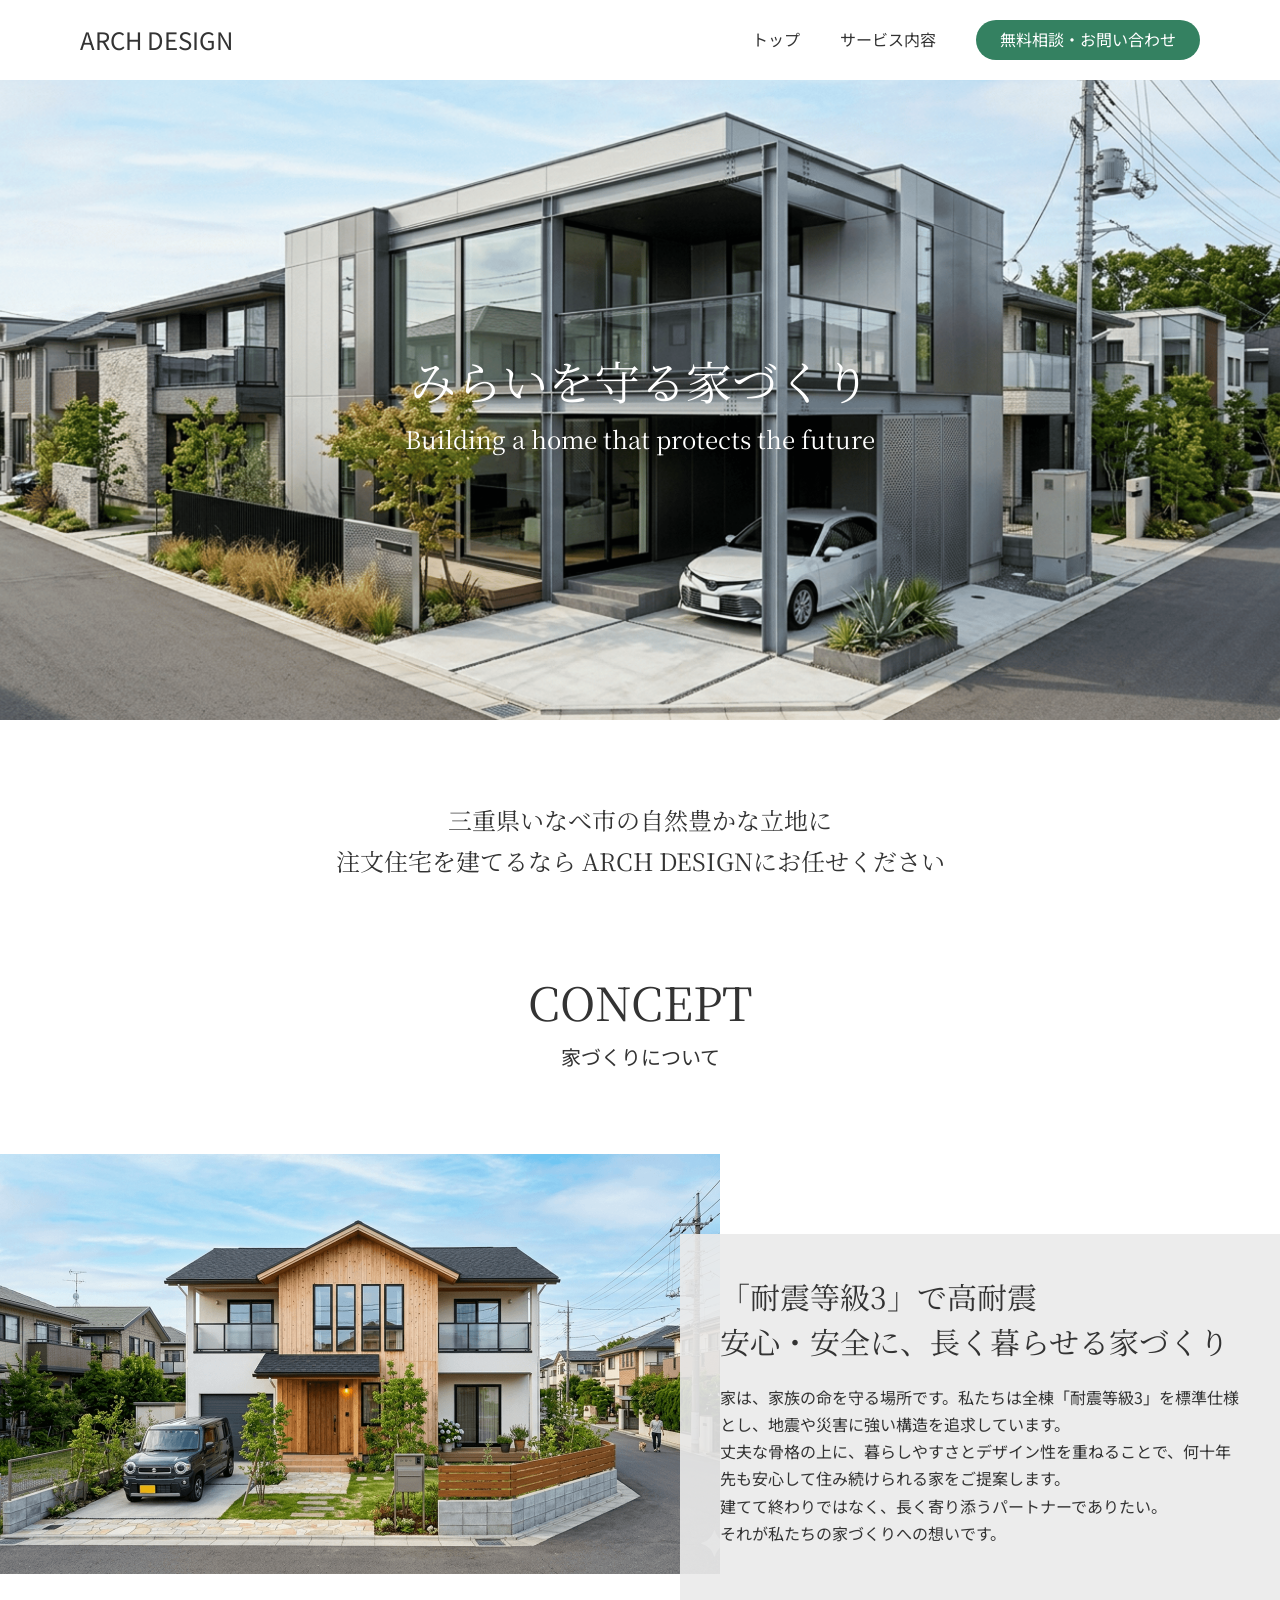
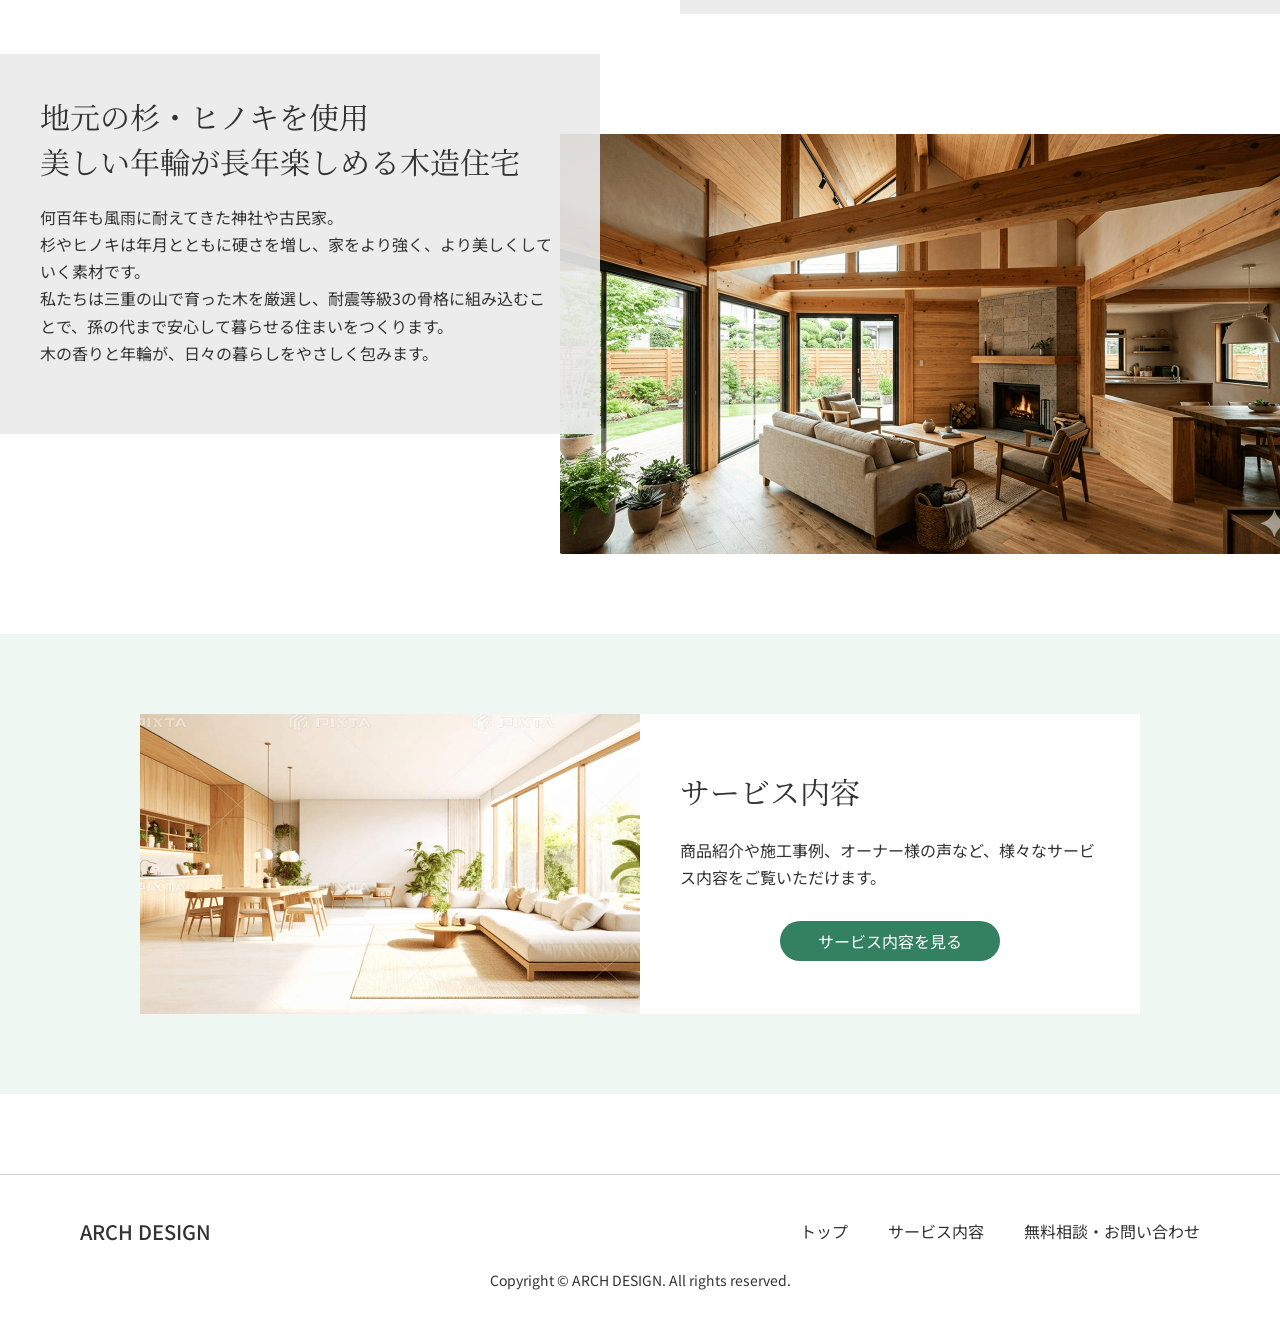
<file: index.html>
<!DOCTYPE html>
<html lang="ja">
<head>
  <meta charset="UTF-8">
  <meta name="viewport" content="width=device-width, initial-scale=1.0">
  <title>ARCH DESIGN</title>
  <meta name="description" content="ARCH DESIGN 三重県いなべ市の自然豊かな立地に注文住宅を建てるならARCH DESIGNにお任せください">

  <!-- ファビコン -->
  <link rel="icon" href="image/favicon.ico">
  <link rel="apple-touch-icon" href="image/apple-touch-icon.png">

  <!-- Google Fonts -->
  <link rel="preconnect" href="https://fonts.googleapis.com">
  <link rel="preconnect" href="https://fonts.gstatic.com" crossorigin>
  <link href="https://fonts.googleapis.com/css2?family=Noto+Sans+JP:wght@100..900&family=Noto+Serif+JP:wght@200..900&display=swap" rel="stylesheet">

  <!-- Swiper CSS -->
  <link rel="stylesheet" href="https://cdn.jsdelivr.net/npm/swiper@11/swiper-bundle.min.css">

  <!-- リセットCSS・スタイルCSS -->
  <link rel="stylesheet" href="css/reset.css">
  <link rel="stylesheet" href="css/style.css">
</head>
<body>
  <header class="header">
    <div class="header__inner">
      <!-- ロゴ -->
      <h1 class="header__logo">
        <a href="index.html">ARCH DESIGN</a>
      </h1>
      <!-- ナビゲーション -->
      <nav class="nav">
        <ul class="header__list">
          <li class="header__item">
            <a href="index.html">トップ</a>
          </li>
          <li class="header__item">
            <a href="service.html">サービス内容</a>
          </li>
          <li class="header__item header__item--cta">
            <a href="inquiry.html">無料相談・お問い合わせ</a>
          </li>
        </ul>
      </nav>
  <!-- ハンバーガーボタン（SP用） -->
      <button class="burger" aria-label="メニューを開閉する" aria-expanded="false">
        <span></span>
        <span></span>
        <span></span>
      </button>
    </div>
  </header>

  <!-- メインビジュアル -->
  <section class="mv">
    <div class="swiper mv__slider">
      <div class="swiper-wrapper">
        <div class="swiper-slide">
          <img src="image/kv_top_1.png" alt="みらいを守る家づくり1">
        </div>
        <div class="swiper-slide">
          <img src="image/kv_top_2.png" alt="みらいを守る家づくり2">
        </div>
        <div class="swiper-slide">
          <img src="image/kv_top_3.png" alt="みらいを守る家づくり3">
        </div>
      </div>
    </div>
    <div class="mv__content">
      <h2 class="mv__title">みらいを守る家づくり</h2>
      <p class="mv__subtitle">Building a home that protects the future</p>
    </div>
  </section>

<!-- コンセプト ここから -->
  <section class="concept">

    <div class="inner">

      <!-- 導入テキスト -->
      <p class="concept__intro">
        三重県いなべ市の自然豊かな立地に<br>
        注文住宅を建てるなら<span class="sp-br"><br></span>
        ARCH DESIGNにお任せください
      </p>

      <!-- タイトル -->
      <div class="section-title">
        <h2>CONCEPT</h2>
        <p>家づくりについて</p>
      </div>

    </div>


      <!-- コンセプトレイアウト -->
    <div class="concept__container">

      <!-- コンセプト1 -->
      <div class="concept__item">

        <div class="concept__img">
          <img src="image/concept_1.png" alt="コンセプト1">
        </div>

        <div class="concept__text">
          <h3 class="concept__heading">
            「耐震等級3」で高耐震<br>
            安心・安全に、長く暮らせる家づくり
          </h3>

          <p>
            家は、家族の命を守る場所です。私たちは全棟「耐震等級3」を標準仕様とし、地震や災害に強い構造を追求しています。<br>
            丈夫な骨格の上に、暮らしやすさとデザイン性を重ねることで、何十年先も安心して住み続けられる家をご提案します。<br>
            建てて終わりではなく、長く寄り添うパートナーでありたい。<br>
            それが私たちの家づくりへの想いです。
          </p>
        </div>

      </div>


      <!-- コンセプト2 -->
      <div class="concept__item concept__item--reverse">

        <div class="concept__img">
          <img src="image/concept_2.png" alt="コンセプト2">
        </div>

        <div class="concept__text">
          <h3 class="concept__heading">
            地元の杉・ヒノキを使用<br>
            美しい年輪が長年楽しめる木造住宅
          </h3>

          <p>
            何百年も風雨に耐えてきた神社や古民家。<br>
            杉やヒノキは年月とともに硬さを増し、家をより強く、より美しくしていく素材です。<br>
            私たちは三重の山で育った木を厳選し、耐震等級3の骨格に組み込むことで、孫の代まで安心して暮らせる住まいをつくります。<br>
            木の香りと年輪が、日々の暮らしをやさしく包みます。
          </p>
        </div>

      </div>

    </div>

  </section>

  <!-- サービス誘導 -->
<section class="service-cta">

  <div class="service-cta__inner">

    <div class="service-cta__img">
      <img src="image/service_in.png" alt="サービス内容">
    </div>

    <div class="service-cta__content">

      <h2 class="service-cta__title">サービス内容</h2>

      <p class="service-cta__text">
        商品紹介や施工事例、オーナー様の声など、様々なサービス内容をご覧いただけます。
      </p>

      <a href="service.html" class="service-cta__button">
        サービス内容を見る
      </a>

    </div>

  </div>

</section>

<!-- フッター -->
<footer class="footer">

  <div class="footer__inner">

    <div class="footer__top">

      <div class="footer__logo">
        ARCH DESIGN
      </div>

      <nav class="footer__nav">
        <ul class="footer__list">
          <li><a href="index.html">トップ</a></li>
          <li><a href="service.html">サービス内容</a></li>
          <li><a href="inquiry.html">無料相談・お問い合わせ</a></li>
        </ul>
      </nav>

    </div>

    <p class="footer__copy">
      Copyright © ARCH DESIGN. All rights reserved.
    </p>

  </div>

</footer>



  <!-- Swiper JS -->
  <script src="https://cdn.jsdelivr.net/npm/swiper@11/swiper-bundle.min.js"></script>

  <!-- 自分のJS（一番最後に読み込む） -->
  <script src="js/main.js"></script>
</body>
</html>
</file>
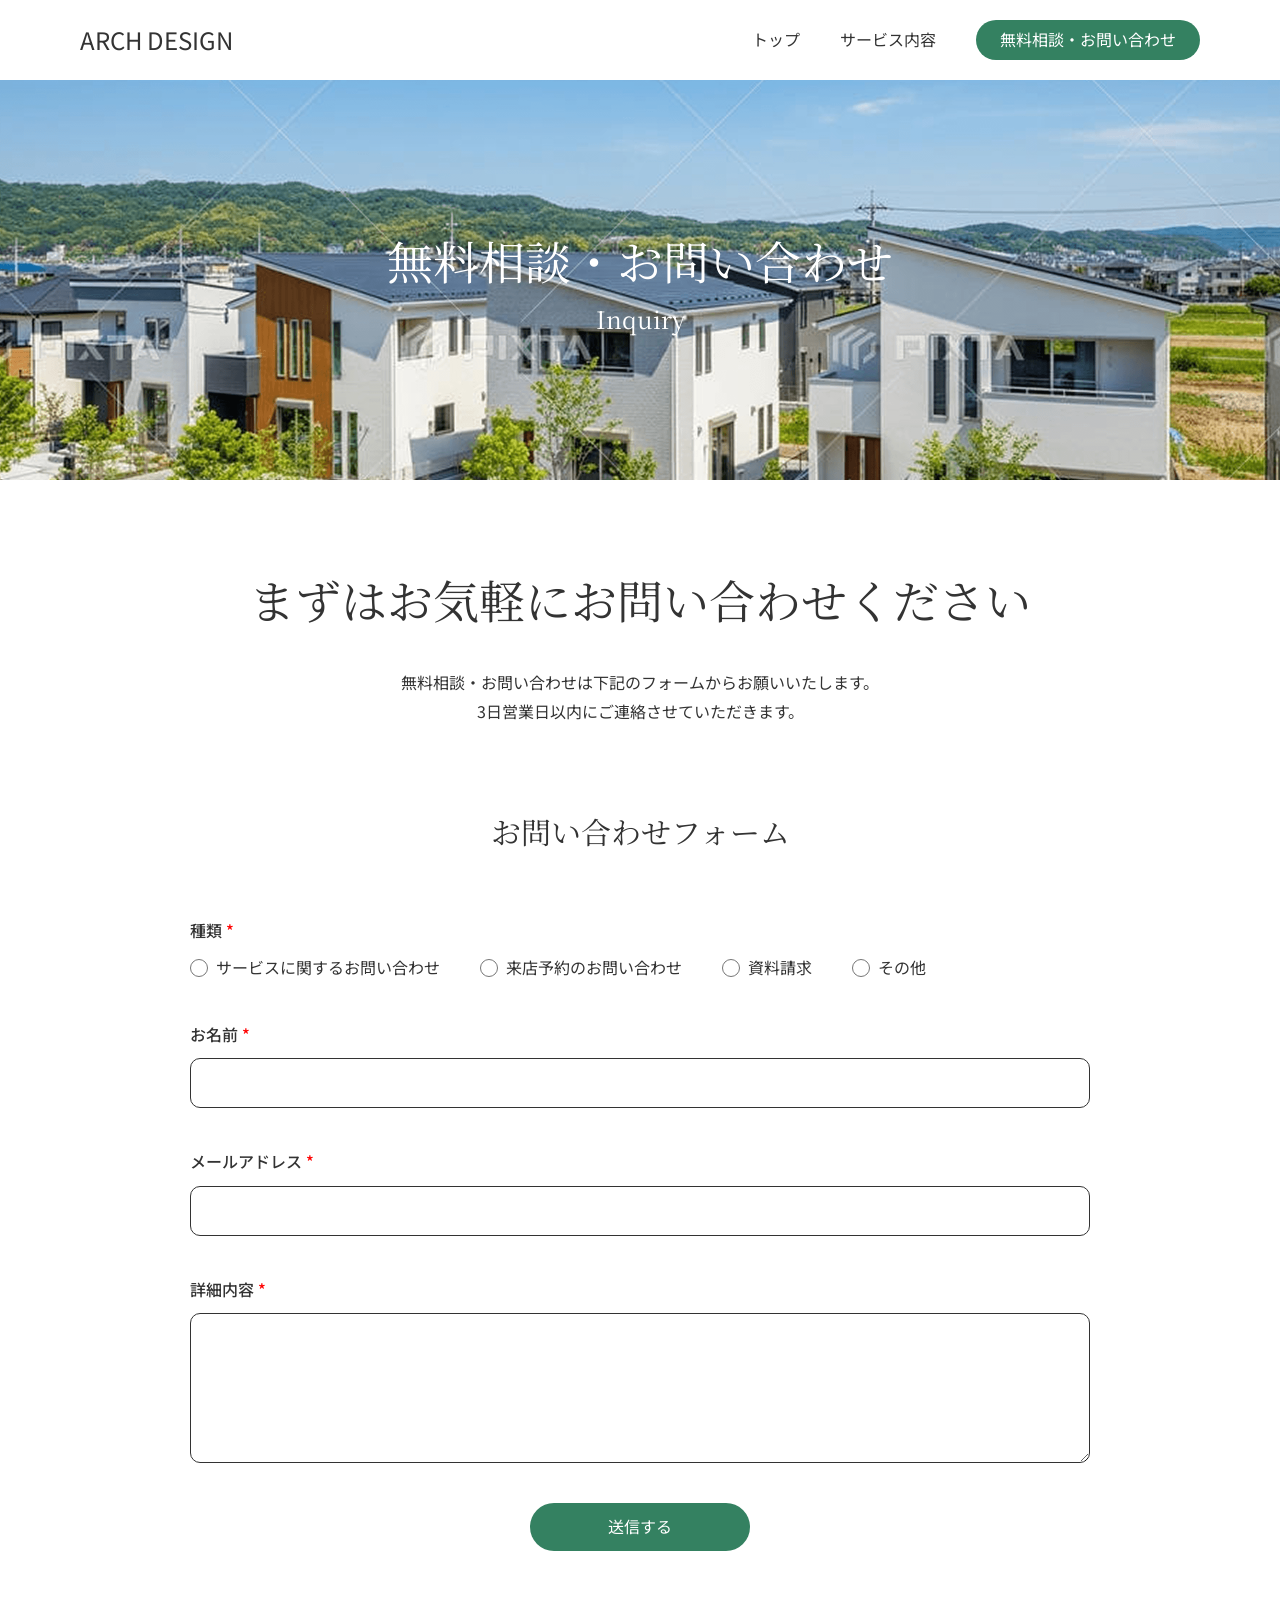
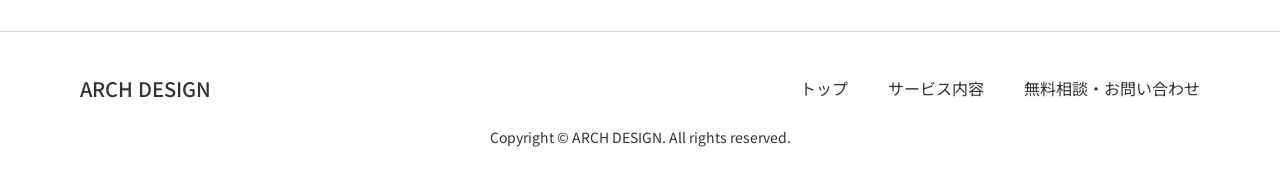
<file: inquiry.html>
<!DOCTYPE html>
<html lang="ja">
<head>
  <meta charset="UTF-8">
  <meta name="viewport" content="width=device-width, initial-scale=1.0">
  <title>ARCH DESIGN</title>
  <meta name="description" content="ARCH DESIGN 三重県いなべ市の自然豊かな立地に注文住宅を建てるならARCH DESIGNにお任せください">

  <!-- ファビコン -->
  <link rel="icon" href="image/favicon.ico">
  <link rel="apple-touch-icon" href="image/apple-touch-icon.png">

  <!-- Google Fonts -->
  <link rel="preconnect" href="https://fonts.googleapis.com">
  <link rel="preconnect" href="https://fonts.gstatic.com" crossorigin>
  <link href="https://fonts.googleapis.com/css2?family=Noto+Sans+JP:wght@100..900&family=Noto+Serif+JP:wght@200..900&display=swap" rel="stylesheet">

  <!-- Swiper CSS -->
  <link rel="stylesheet" href="https://cdn.jsdelivr.net/npm/swiper@11/swiper-bundle.min.css">

  <!-- リセットCSS・スタイルCSS -->
  <link rel="stylesheet" href="css/reset.css">
  <link rel="stylesheet" href="css/style.css">
</head>
<body>
  <header class="header">
    <div class="header__inner">
      <!-- ロゴ -->
      <div class="header__logo">
        <a href="index.html">ARCH DESIGN</a>
      </div>
      <!-- ナビゲーション -->
      <nav class="nav">
        <ul class="header__list">
          <li class="header__item">
            <a href="index.html">トップ</a>
          </li>
          <li class="header__item">
            <a href="service.html">サービス内容</a>
          </li>
          <li class="header__item header__item--cta">
            <a href="inquiry.html">無料相談・お問い合わせ</a>
          </li>
        </ul>
      </nav>
  <!-- ハンバーガーボタン（SP用） -->
      <button class="burger" aria-label="メニューを開閉する" aria-expanded="false">
        <span></span>
        <span></span>
        <span></span>
      </button>
    </div>
  </header>

  <!-- お問い合わせ　ここから -->
  <main class="inquiry">

  <!-- メインビジュアル -->
  <section class="inquiry-mv">
    <img src="image/kv_inquiry.png" alt="無料相談・お問い合わせ">
    <div class="inquiry-mv__content">
      <h1 class="inquiry-mv__title">無料相談・お問い合わせ</h1>
      <p class="inquiry-mv__subtitle">Inquiry</p>
    </div>
  </section>


  <!-- 導入 -->
  <section class="inquiry-intro">
    <div class="inner">

      <h2 class="inquiry-intro__title">
        まずはお気軽に<br class="sp-br">お問い合わせください
      </h2>

      <p class="inquiry-intro__text">
        無料相談・お問い合わせは下記のフォームから<br class="sp-br">お願いいたします。<br>
        3日営業日以内にご連絡させていただきます。
      </p>

    </div>
  </section>


  <!-- フォーム -->
  <section class="contact-form">

    <div class="inner">

      <h2 class="contact-form__title">
        お問い合わせフォーム
      </h2>


      <form class="contact-form__form">

  <!-- 種類 -->
  <div class="contact-form__group">

    <label class="contact-form__label">
      種類<span class="required">*</span>
    </label>

    <div class="contact-form__radio">

      <label>
        <input type="radio" name="type" value="service" required>
        サービスに関するお問い合わせ
      </label>

      <label>
        <input type="radio" name="type" value="visit">
        来店予約のお問い合わせ
      </label>

      <label>
        <input type="radio" name="type" value="document">
        資料請求
      </label>

      <label>
        <input type="radio" name="type" value="other">
        その他
      </label>

    </div>

  </div>


  <!-- 名前 -->
  <div class="contact-form__group">

    <label class="contact-form__label">
      お名前<span class="required">*</span>
    </label>

    <input type="text" name="name" class="contact-form__input" required>

  </div>


  <!-- メール -->
  <div class="contact-form__group">

    <label class="contact-form__label">
      メールアドレス<span class="required">*</span>
    </label>

    <input type="email" name="email" class="contact-form__input" required>

  </div>


  <!-- 内容 -->
  <div class="contact-form__group">

    <label class="contact-form__label">
      詳細内容<span class="required">*</span>
    </label>

    <textarea name="message" class="contact-form__textarea" required></textarea>

  </div>


  <!-- 送信ボタン -->
  <div class="contact-form__submit-wrapper">

    <button type="submit" class="contact-form__submit">
      送信する
    </button>

  </div>

</form>
    </div>

  </section>

</main>

<!-- フッター -->
<footer class="footer">

  <div class="footer__inner">

    <div class="footer__top">

      <div class="footer__logo">
        ARCH DESIGN
      </div>

      <nav class="footer__nav">
        <ul class="footer__list">
          <li><a href="index.html">トップ</a></li>
          <li><a href="service.html">サービス内容</a></li>
          <li><a href="inquiry.html">無料相談・お問い合わせ</a></li>
        </ul>
      </nav>

    </div>

    <p class="footer__copy">
      Copyright © ARCH DESIGN. All rights reserved.
    </p>

  </div>

</footer>



  <!-- Swiper JS -->
  <script src="https://cdn.jsdelivr.net/npm/swiper@11/swiper-bundle.min.js"></script>

  <!-- 自分のJS（一番最後に読み込む） -->
  <script src="js/main.js"></script>
</body>
</html>
</file>
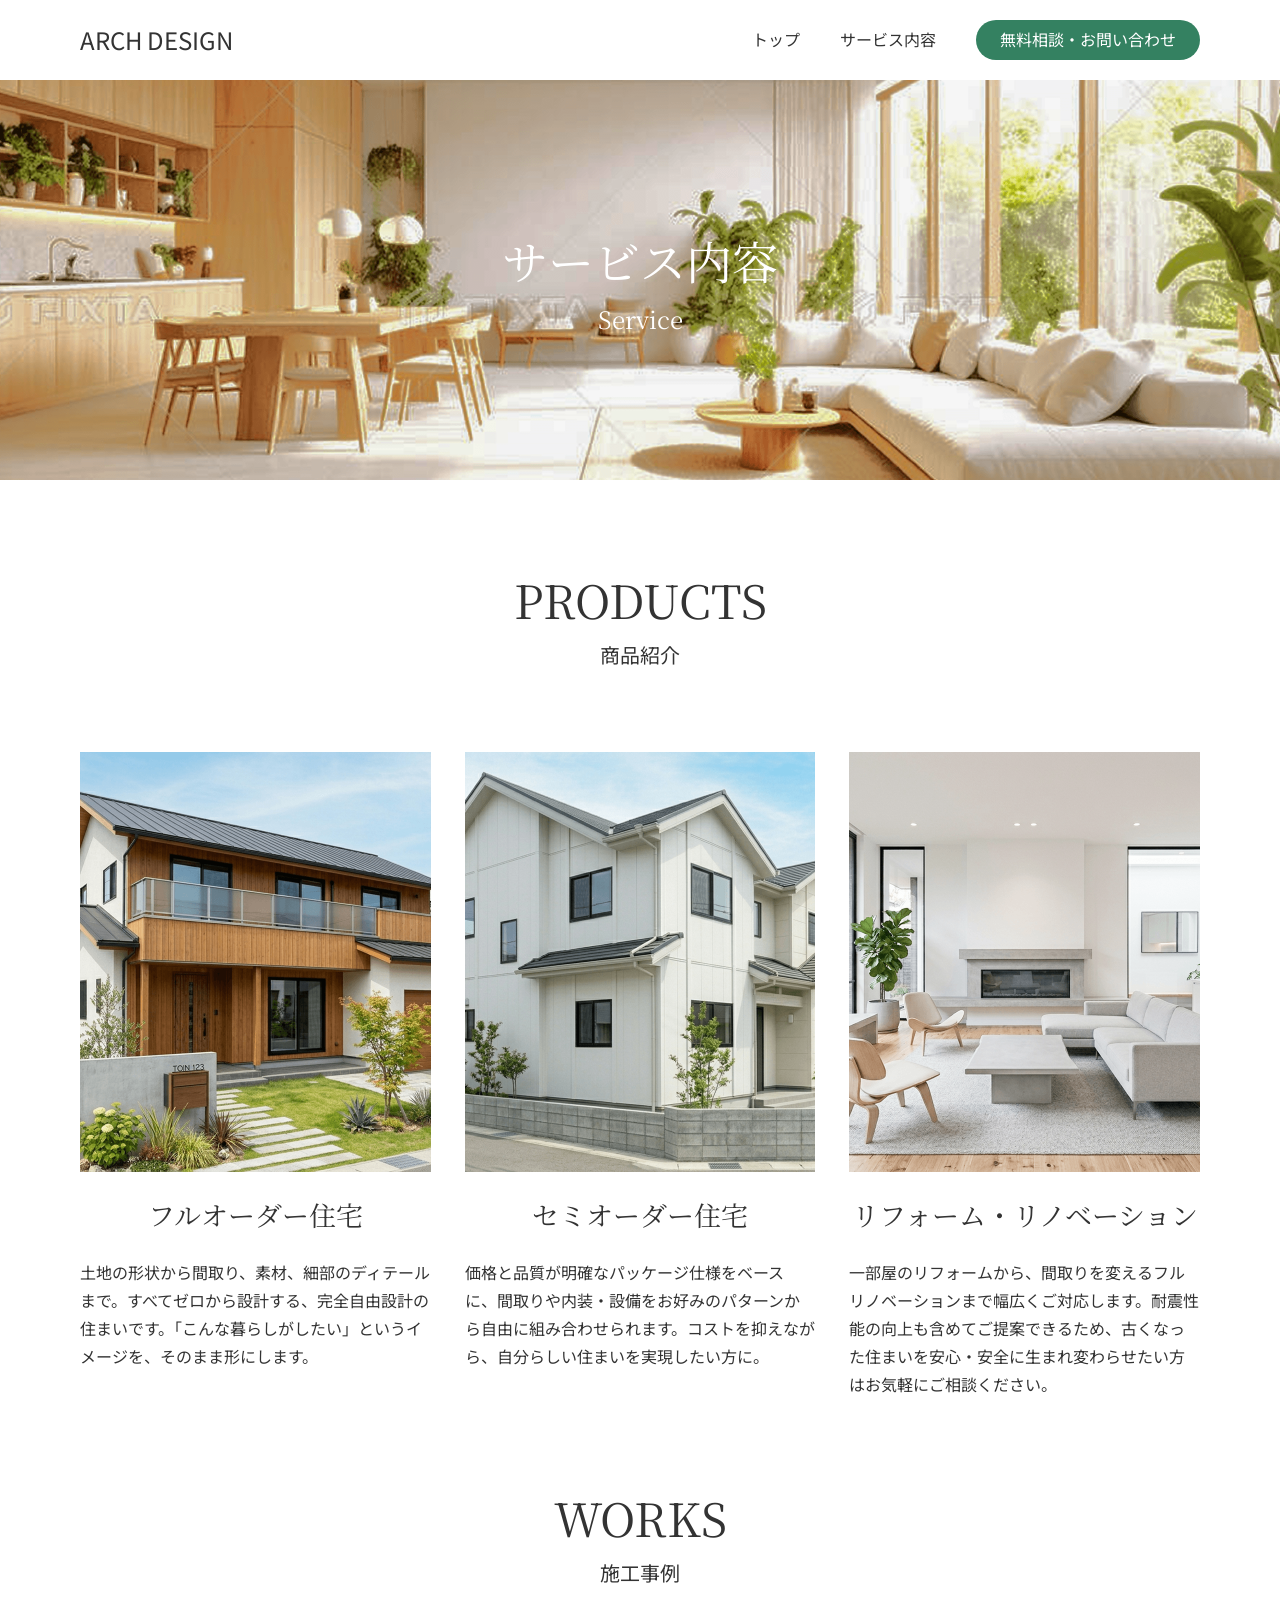
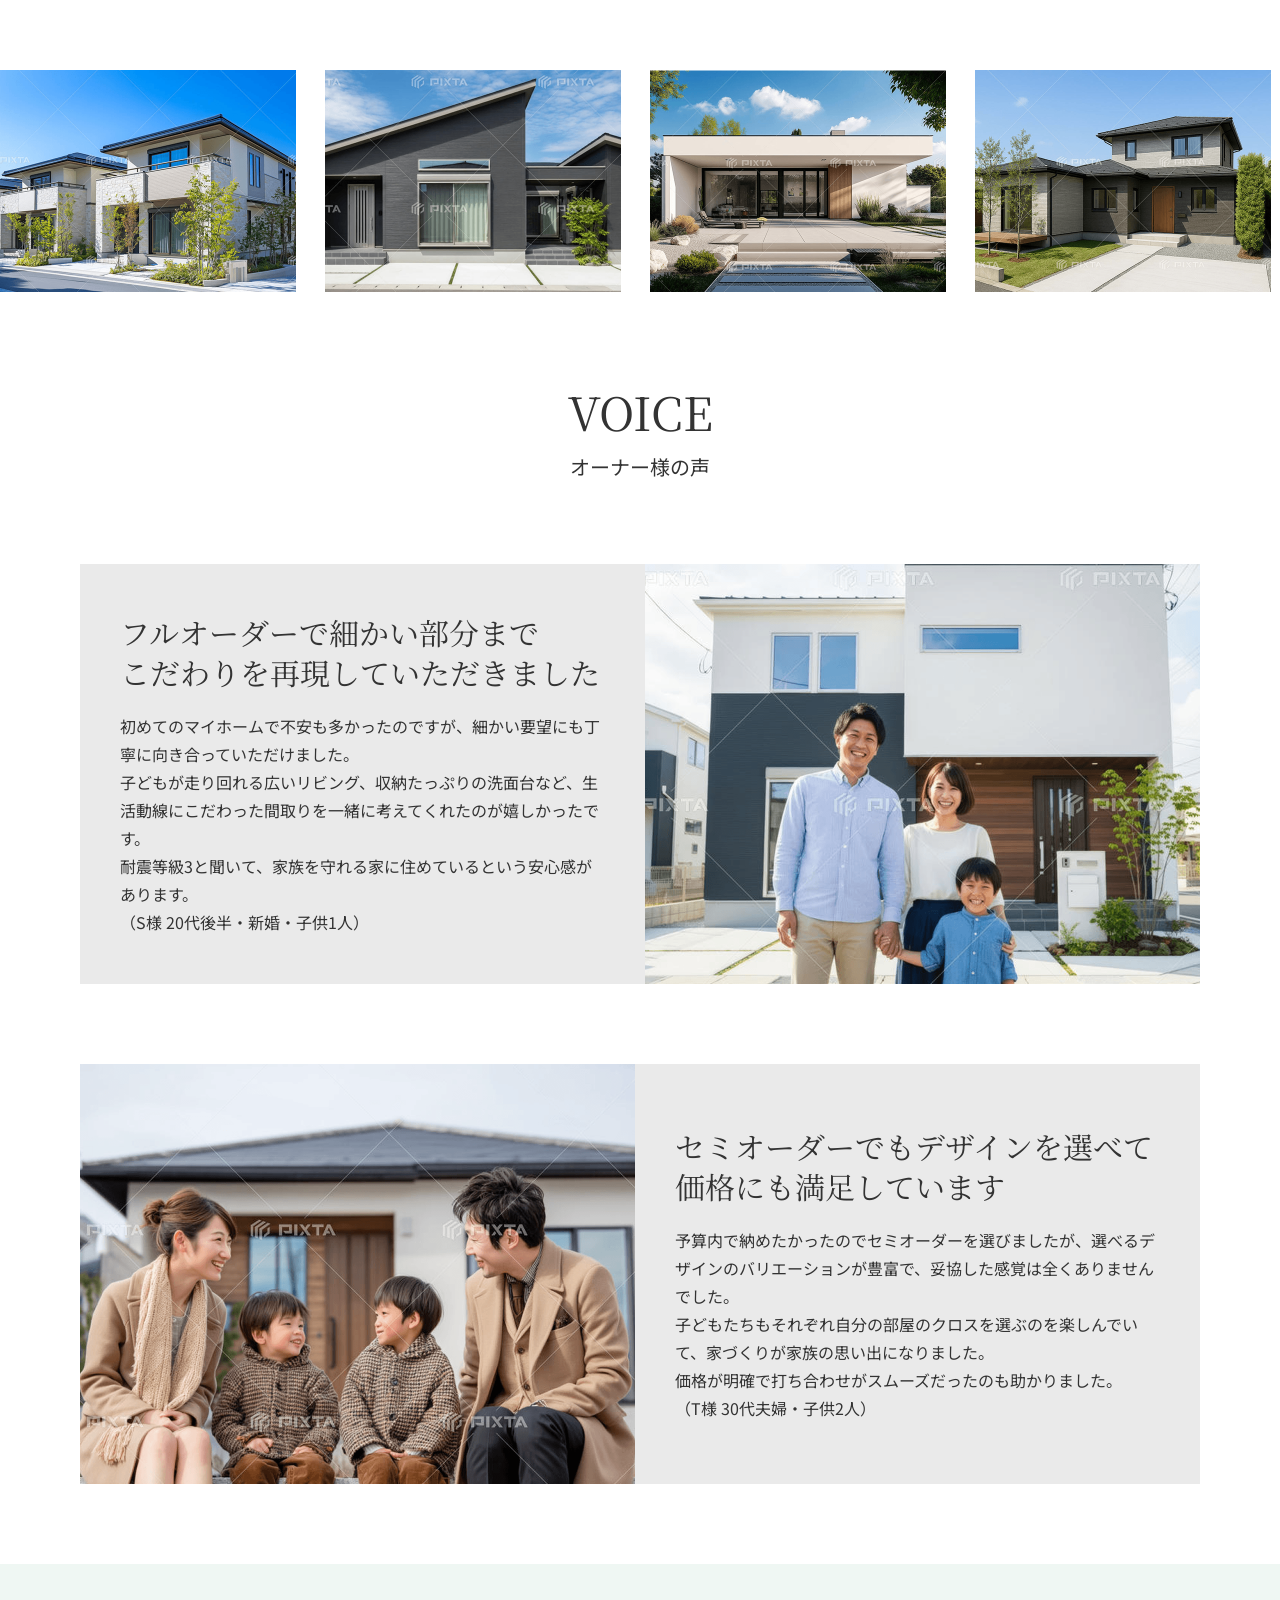
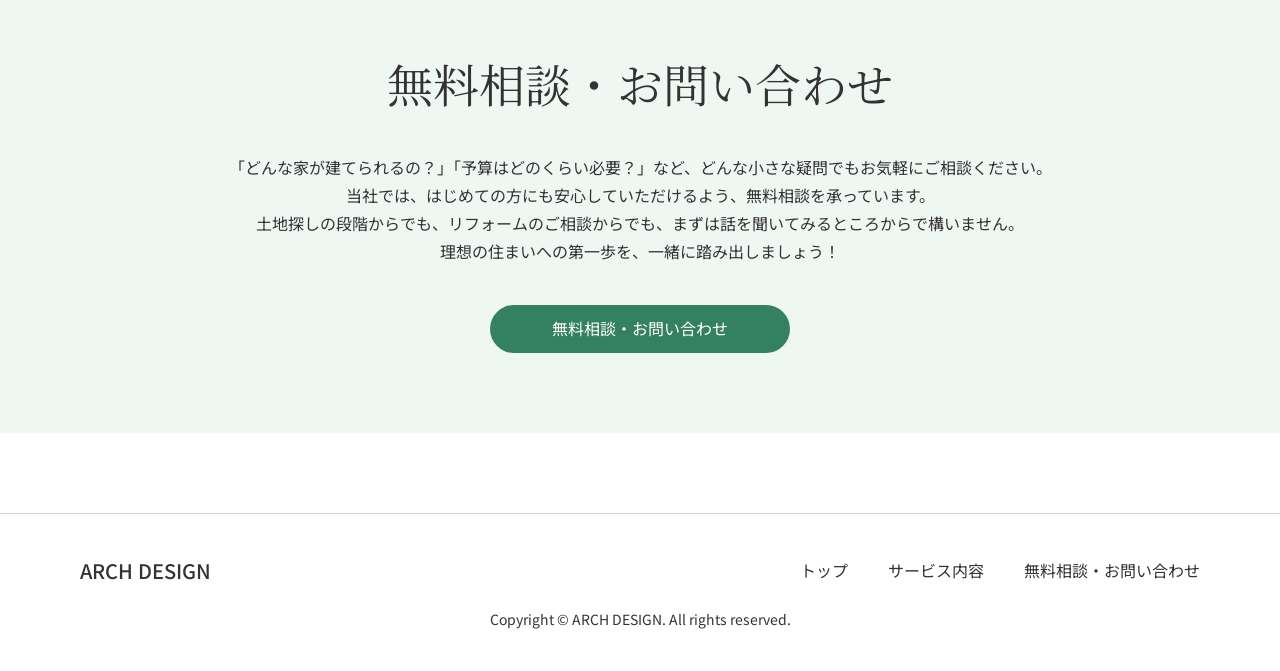
<file: service.html>
<!DOCTYPE html>
<html lang="ja">
<head>
  <meta charset="UTF-8">
  <meta name="viewport" content="width=device-width, initial-scale=1.0">
  <title>ARCH DESIGN</title>
  <meta name="description" content="ARCH DESIGN 三重県いなべ市の自然豊かな立地に注文住宅を建てるならARCH DESIGNにお任せください">

  <!-- ファビコン -->
  <link rel="icon" href="image/favicon.ico">
  <link rel="apple-touch-icon" href="image/apple-touch-icon.png">

  <!-- Google Fonts -->
  <link rel="preconnect" href="https://fonts.googleapis.com">
  <link rel="preconnect" href="https://fonts.gstatic.com" crossorigin>
  <link href="https://fonts.googleapis.com/css2?family=Noto+Sans+JP:wght@100..900&family=Noto+Serif+JP:wght@200..900&display=swap" rel="stylesheet">

  <!-- Swiper CSS -->
  <link rel="stylesheet" href="https://cdn.jsdelivr.net/npm/swiper@11/swiper-bundle.min.css">

  <!-- リセットCSS・スタイルCSS -->
  <link rel="stylesheet" href="css/reset.css">
  <link rel="stylesheet" href="css/style.css">
</head>
<body>
  <header class="header">
    <div class="header__inner">
      <!-- ロゴ -->
      <div class="header__logo">
        <a href="index.html">ARCH DESIGN</a>
      </div>
      <!-- ナビゲーション -->
      <nav class="nav">
        <ul class="header__list">
          <li class="header__item">
            <a href="index.html">トップ</a>
          </li>
          <li class="header__item">
            <a href="service.html">サービス内容</a>
          </li>
          <li class="header__item header__item--cta">
            <a href="inquiry.html">無料相談・お問い合わせ</a>
          </li>
        </ul>
      </nav>
  <!-- ハンバーガーボタン（SP用） -->
      <button class="burger" aria-label="メニューを開閉する" aria-expanded="false">
        <span></span>
        <span></span>
        <span></span>
      </button>
    </div>
  </header>

  <!-- お問い合わせ　ここから -->
  <main class="service">

  <!-- メインビジュアル -->
  <section class="service-mv">
    <img src="image/kv_service.png" alt="サービス内容">
    <div class="service-mv__content">
      <h1 class="service-mv__title">サービス内容</h1>
      <p class="service-mv__subtitle">Service</p>
    </div>
  </section>


  <!-- PRODUCTS 商品紹介-->
  <section class="products">
    <div class="inner">

      <div class="section-title">
        <h2>PRODUCTS</h2>
        <p>商品紹介</p>
      </div>

      <div class="products__list">

        <div class="products__item">
          <img src="image/products_1.png" alt="">
          <h3 class="products__title">フルオーダー住宅</h3>
          <p class="products__text">
            土地の形状から間取り、素材、細部のディテールまで。すべてゼロから設計する、完全自由設計の住まいです。「こんな暮らしがしたい」というイメージを、そのまま形にします。
          </p>
        </div>

        <div class="products__item">
          <img src="image/products_2.png" alt="">
          <h3 class="products__title">セミオーダー住宅</h3>
          <p class="products__text">
            価格と品質が明確なパッケージ仕様をベースに、間取りや内装・設備をお好みのパターンから自由に組み合わせられます。コストを抑えながら、自分らしい住まいを実現したい方に。
          </p>
        </div>

        <div class="products__item">
          <img src="image/products_3.png" alt="">
          <h3 class="products__title">リフォーム・リノベーション</h3>
          <p class="products__text">
            一部屋のリフォームから、間取りを変えるフルリノベーションまで幅広くご対応します。耐震性能の向上も含めてご提案できるため、古くなった住まいを安心・安全に生まれ変わらせたい方はお気軽にご相談ください。
          </p>
        </div>

      </div>

    </div>
  </section>


  <!-- WORKS 施工事例-->
  <section class="works">

    <div class="section-title">
      <h2>WORKS</h2>
      <p>施工事例</p>
    </div>

    <div class="works-slider swiper">

      <div class="swiper-wrapper">

        <div class="swiper-slide"><img src="image/works_1.png" alt=""></div>
        <div class="swiper-slide"><img src="image/works_2.png" alt=""></div>
        <div class="swiper-slide"><img src="image/works_3.png" alt=""></div>
        <div class="swiper-slide"><img src="image/works_4.png" alt=""></div>

        <div class="swiper-slide"><img src="image/works_5.png" alt=""></div>
        <div class="swiper-slide"><img src="image/works_6.png" alt=""></div>
        <div class="swiper-slide"><img src="image/works_7.png" alt=""></div>
        <div class="swiper-slide"><img src="image/works_8.png" alt=""></div>

      </div>

    </div>

  </section>


  <!-- VOICE オーナー様の声-->
<section class="voice">

  <div class="section-title">
    <h2>VOICE</h2>
    <p>オーナー様の声</p>
  </div>

  <div class="voice__container">

    <div class="voice__item">

      <div class="voice__text">
        <h3 class="voice__title">
          フルオーダーで細かい部分まで<br class="pc-br">
          こだわりを再現していただきました
        </h3>

        <p>
          初めてのマイホームで不安も多かったのですが、細かい要望にも丁寧に向き合っていただけました。<br>子どもが走り回れる広いリビング、収納たっぷりの洗面台など、生活動線にこだわった間取りを一緒に考えてくれたのが嬉しかったです。<br>耐震等級3と聞いて、家族を守れる家に住めているという安心感があります。<br>（S様 20代後半・新婚・子供1人）
        </p>
      </div>

      <div class="voice__img">
  <picture>
    <source srcset="image/voice_1_sp.png" media="(max-width:768px)">
    <img src="image/voice_1.png" alt="">
  </picture>
</div>

    </div>


    <div class="voice__item voice__item--reverse">

      <div class="voice__text">
        <h3 class="voice__title">
          セミオーダーでもデザインを選べて<br class="pc-br">
          価格にも満足しています
        </h3>

        <p>
          予算内で納めたかったのでセミオーダーを選びましたが、選べるデザインのバリエーションが豊富で、妥協した感覚は全くありませんでした。<br>子どもたちもそれぞれ自分の部屋のクロスを選ぶのを楽しんでいて、家づくりが家族の思い出になりました。<br>価格が明確で打ち合わせがスムーズだったのも助かりました。<br>（T様 30代夫婦・子供2人）
        </p>
      </div>

      <div class="voice__img">
        <picture>
    <source srcset="image/voice_2_sp.png" media="(max-width:768px)">
    <img src="image/voice_2.png" alt="">
  </picture>

    </div>

  </div>

</section>


  <!-- CTA（誘導部分） -->
<section class="contact-cta">

  <div class="contact-cta__inner">

    <h2 class="contact-cta__title">
      無料相談・お問い合わせ
    </h2>

    <p class="contact-cta__text">
      「どんな家が建てられるの？」「予算はどのくらい必要？」など、どんな小さな疑問でもお気軽にご相談ください。
      当社では、はじめての方にも安心していただけるよう、無料相談を承っています。<br>
      土地探しの段階からでも、リフォームのご相談からでも、まずは話を聞いてみるところからで構いません。<br>
      理想の住まいへの第一歩を、一緒に踏み出しましょう！
    </p>

    <a href="inquiry.html" class="contact-cta__button">
      無料相談・お問い合わせ
    </a>

  </div>

</section>


</main>

<!-- フッター -->
<footer class="footer">

  <div class="footer__inner">

    <div class="footer__top">

      <div class="footer__logo">
        ARCH DESIGN
      </div>

      <nav class="footer__nav">
        <ul class="footer__list">
          <li><a href="index.html">トップ</a></li>
          <li><a href="service.html">サービス内容</a></li>
          <li><a href="inquiry.html">無料相談・お問い合わせ</a></li>
        </ul>
      </nav>

    </div>

    <p class="footer__copy">
      Copyright © ARCH DESIGN. All rights reserved.
    </p>

  </div>

</footer>



  <!-- Swiper JS -->
  <script src="https://cdn.jsdelivr.net/npm/swiper@11/swiper-bundle.min.js"></script>

  <!-- 自分のJS（一番最後に読み込む） -->
  <script src="js/main.js"></script>
</body>
</html>
</file>
<file: css/style.css>
@charset "utf-8";

/* =================================
    基本設定
================================= */

html{
    font-size: 100%; /*（ブラウザ基準 100％=16px）*/
}

body{
    color: #333;
    font-family: 'Noto Sans JP', sans-serif;
    line-height: 1.7;
}

a{
    text-decoration: none; /*下線を消す*/
    color: inherit; /*bodyで指定した色を継承する設定*/
}

a:hover{
  opacity: 0.7;
}

img{
    max-width: 100%; /*横に最大値広げる設定*/
    display: block; /*下の隙間対策*/
}

li{
    list-style: none; /*リストマークを消す設定*/
}

/* 見出し・コンセプト系 → セリフ体*/
h2, h3 {
  font-family: 'Noto Serif JP', serif;
}

.inner {
  max-width: 1280px;
  margin: 0 auto;
  padding: 0 80px;
}

/* =================================
    ヘッダー
================================= */

.header{
  width: 100%;
  height: 80px;
  background-color: #fff;
}

.header__inner {
  width: 100%;
  padding: 0 80px;
  display: flex;
  align-items: center;
  justify-content: space-between;
  height: 100%;
}

.header__list {
  display: flex;
  gap: 40px; /*余白管理 自動で最後の余白消える*/
}

.header__item--cta a {
  display: flex;
  align-items: center;
  height: 40px;
  padding: 0 24px;
  background-color: #348161;
  color: #fff;
  border-radius: 9999px;
}

.header__item a {
  display: flex;
  align-items: center;
  height: 40px; /* ボタンと基準揃える */
}

.header__item--cta a:hover {
  opacity: 0.8;
}

.header__logo {
  font-size: 24px;
}

.burger{
  display:none; /*PCでは消す*/
}


/* =================================
    メインビジュアル
================================= */

.mv {
  width: 100%;
  /*height: 100vh; 画面いっぱいに広げる*/
  position: relative;
  overflow: hidden; /*Swiperがはみ出るので付ける*/
}

.mv img {
  width: 100%;
  height: 100%;
  object-fit: cover; /*画像トリミング-縦横比を維持したままボックスからはみ出た分はカット*/
}

.mv__content {
  position: absolute;
  top: 50%;
  left: 50%;
  transform: translate(-50%, -50%);
  z-index: 10;
  text-align:center;
  color:#fff;
}

/*Ken Burns スライドが切り替わるたびに表示された画像だけゆっくり拡大*/
.mv__slider .swiper-slide img {
  transform: scale(1);
  transition: transform 7s linear; /*js側で７秒設定だけどこちらは少し短めにする*/
}

/* 表示中 */
.mv__slider .swiper-slide-active img {
  transform: scale(1.1);
}

/* フェードアウト中もズーム維持 */
.mv__slider .swiper-slide-prev img {
  transform: scale(1.1);
}

.mv__title{
  font-size:46px;
  font-family: 'Noto Serif JP', serif;
}

.mv__subtitle{
  font-size:24px;
  font-family: 'Noto Serif JP', serif;
}



/* =================================
    コンセプト
================================= */

.concept {
  padding-top: 80px;
}

.concept__container{
  max-width:1280px;
  margin:0 auto;
  position:relative;
}

.concept__intro {
  text-align: center;
  font-size: 24px;
  margin-bottom: 80px;
  font-family: 'Noto Serif JP', serif;
}

.sp-br{
  display:none;
}

.section-title {
  text-align: center;
  margin-bottom: 80px;
}

.section-title h2 {
  font-size: 46px;
}

.section-title p {
  font-size: 20px;
}

.concept__item {
  display:flex;
  align-items:center;
  margin-bottom:160px;
  position:relative;
}

.concept__img {
  max-width:720px; /*PCでは720px以上大きくならない*/
  width:100%; /*画面が狭いときは縮む*/
  flex-shrink:0; /*flexレイアウトで画像が潰れない*/
}

.concept__img img{
  width:100%;
  height:420px;
  object-fit:cover;
}

.concept__text{
  width:600px;
  height:380px;
  background: rgba(234, 234, 234, 0.9);
  padding:40px;

  position:absolute;
  right:0;
  top:80px;
}

.concept__item--reverse {
  flex-direction: row-reverse;
  margin-bottom: 80px;
}

.concept__heading{
  font-size:30px;
  line-height:1.5;
  margin-bottom:20px;
}

.concept__item--reverse .concept__text{
  left:0;
  right:auto;
  top:-80px;
}

/* =========================
サービス誘導
========================= */

.service-cta{
  background:#EFF7F3;
  padding:80px 0;
  margin-bottom: 80px;
}

.service-cta__inner{
  max-width:1000px;
  margin:0 auto;
  display:flex;
}

.service-cta__img{
  width:50%;
}

.service-cta__img img{
  width:100%;
  height:100%;
  object-fit:cover;
}

.service-cta__content{
  width:50%;
  background:#fff;
  padding:40px;
  display:flex;
  flex-direction:column;
  justify-content:center;
}

.service-cta__title{
  font-size:30px;
  font-family:'Noto Serif JP', serif;
  margin-bottom:20px;
}

.service-cta__text{
  margin-bottom:30px;
}

.service-cta__button{
  display:flex;
  align-items:center;
  justify-content:center;
  margin: 0 auto;
  width:220px;
  height:40px;
  background:#348161;
  color:#fff;
  font-size:16px;
  border-radius:9999px;
}

/* =========================
フッター
========================= */

.footer{
  background:#fff;
  padding:40px 0;
  border-top:1px solid #D3D3D3;
}

.footer__inner{
  max-width:1280px;
  margin:0 auto;
  padding:0 80px;
}

.footer__top{
  display:flex;
  justify-content:space-between;
  align-items:center;
  margin-bottom:20px;
}

.footer__logo{
  font-size:20px;
  font-weight:500;
}

.footer__list{
  display:flex;
  gap:40px;
}

.footer__copy{
  text-align:center;
  font-size:14px;
}


/* =================================
  サービス内容・メインビジュアル
================================= */

.service-mv{
  position:relative;
}

.service-mv img{
  width:100%;
  height:400px;
  object-fit:cover;
}

.service-mv__content{
  position:absolute;
  top:50%;
  left:50%;
  transform:translate(-50%,-50%);
  text-align:center;
  color:#fff;
}

.service-mv__title{
  font-size:46px;
  font-family:'Noto Serif JP', serif;
}

.service-mv__subtitle{
  font-size:24px;
  font-family:'Noto Serif JP', serif;
}


/* =================================
  商品紹介　products
================================= */

.products{
  padding-top:80px;
}

.products__list{
  display:flex;
  gap:34px;
}

.products__item{
  width:404px;
}

.products__item img{
  width:100%;
  height:420px;
  object-fit:cover;
}

.products__title{
  font-size:27px;
  text-align:center;
  margin-top:20px;
  font-family:'Noto Serif JP', serif;
}

.products__text{
  font-size:16px;
  line-height:28px;
  margin-top:20px;
}


/* =================================
  施工事例　works
================================= */

.works{
  padding-top:80px;
}

.works-slider{
  margin-top:60px;
}

.works-slider img{
  width:296px;
  height:222px;
  object-fit:cover;
}

.works-slider .swiper-wrapper{
  transition-timing-function: linear;
}


/* =================================
  お客様の声　voice
================================= */

.voice{
  padding:80px 0;
}

.voice__container{
  max-width:1280px;
  margin:0 auto;
  padding:0 80px;
}

.voice__item{
  display:flex;
  align-items:center;
  margin-top:80px;
}

.voice__item--reverse{
  flex-direction:row-reverse;
}

.voice__img{
  width:640px;
  height:420px;
}

.voice__img img{
  width:100%;
  height:100%;
  object-fit:cover;
}

.voice__text{
  width:640px;
  height:420px;
  padding:40px;
  background:#EAEAEA;

  display:flex;
  flex-direction:column;
  justify-content:center;

  box-sizing:border-box;
}

.voice__title{
  font-size:30px;
  line-height:40px;
  margin-bottom:20px;
  font-family:'Noto Serif JP', serif;
}

.voice__text p{
  font-size:16px;
  line-height:28px;
}

/* =================================
  誘導部分　contact-cta
================================= */

.contact-cta{
  padding:80px 0;
  background:#EFF7F3;
  margin-bottom: 80px;
}

.contact-cta__inner{
  max-width:840px;
  margin:0 auto;
  text-align:center;
}

.contact-cta__title{
  font-size:46px;
  font-family:'Noto Serif JP', serif;
  margin-bottom:30px;
}

.contact-cta__text{
  font-size:16px;
  line-height:28px;
  margin-bottom:40px;
}

.contact-cta__button{
  display:inline-flex;
  align-items:center;
  justify-content:center;
  width:300px;
  height:48px;
  background:#348161;
  color:#fff;
  border-radius:9999px;
  font-size:16px;
}

/* =================================
お問い合わせ　メインビジュアル
================================= */

.inquiry-mv{
  position:relative;
  width:100%;
  height:400px;
  overflow:hidden;
}

.inquiry-mv img{
  width:100%;
  height:100%;
  object-fit:cover;
}

.inquiry-mv__content{
  position:absolute;
  top:50%;
  left:50%;
  transform:translate(-50%,-50%);
  text-align:center;
  color:#fff;
}

.inquiry-mv__title{
  font-size:46px;
  font-family:'Noto Serif JP', serif;
}

.inquiry-mv__subtitle{
  font-size:24px;
  font-family:'Noto Serif JP', serif;
}


/* =================================
お問い合わせ　導入
================================= */

.inquiry-intro{
  padding:80px 0;
  text-align:center;
}

.inquiry-intro__title{
  font-size:46px;
  font-family:'Noto Serif JP', serif;
  margin-bottom:30px;
}

.inquiry-intro__text{
  line-height:1.8;
}


/* =================================
お問い合わせフォーム
================================= */

.contact-form{
  padding-bottom:80px;
}

.contact-form__title{
  text-align:center;
  font-size:30px;
  margin-bottom:60px;
  font-family:'Noto Serif JP', serif;
}

.contact-form__form{
  max-width:900px;
  margin:0 auto;
}

.contact-form__group{
  margin-bottom:40px;
}

.contact-form__label{
  display:block;
  margin-bottom:10px;
  font-weight:500;
}

.required{
  color:#ff0000;
  margin-left:4px;
}

.contact-form__radio{
  display:flex;
  gap:40px;
  flex-wrap:wrap;
}

.contact-form__radio input{
  appearance:auto;
  width:18px;
  height:18px;
}

.contact-form__radio label{
  display:flex;
  align-items:center;
  gap:8px;
}

.contact-form__input{
  width:100%;
  height:50px;
  border:1px solid #333;
  border-radius:10px;
  padding:0 15px;
  font-size:16px;
}

.contact-form__textarea{
  width:100%;
  height:150px;
  border:1px solid #333;
  border-radius:10px;
  padding:15px;
  font-size:16px;
  resize:vertical;
}

.contact-form__submit-wrapper{
  text-align:center;
  margin-top:40px;
}

.contact-form__submit{
  width:220px;
  height:48px;
  background:#348161;
  color:#fff;
  border:none;
  border-radius:9999px;
  font-size:16px;
  cursor:pointer;
}

.contact-form__submit:hover{
  opacity:0.8;
}


/* ======================================================
レスポンシブ　ここから
====================================================== */

@media (max-width:768px){


/* =================================
    基本設定
================================= */

.inner {
  padding: 0 10px;
}

.pc-br{
  display:none;
}

.sp-br{
  display:inline;
}

/* =================================
    ヘッダー
================================= */

.header__inner {
  padding: 0 20px;
}

.header__logo {
  font-size: 20px;
}

/* ハンバーガー */

.burger{
  width:30px;
  height:20px;
  display:flex;
  flex-direction:column;
  justify-content:space-between;
}

.burger span{
  display:block;
  width:100%;
  height:2px;
  background:#333;
}

/* ナビ */

.nav{
  display:none;
  position: fixed;
  top:80px;
  left:0;
  width:100%;
  background:#f5f5f5;
  z-index:100;
}

.nav.is-open{
  display:block;
}

.header__list{
  display:flex;
  flex-direction:column;
  align-items:center;
  justify-content:center;

  gap:24px;
  padding:20px 0;

  width:100%;
}

.header__item{
  text-align:center;
}

.header__item--cta a{
  background:none;
  color:#333;
  padding:0;
  height:auto;
  border-radius:0;
}


/* =================================
    メインビジュアル
================================= */

.mv__title{
  font-size:26px;
}

.mv__subtitle{
  font-size:15px;
}

.mv__content{
  position:absolute;
  top:50%;
  left:50%;
  transform:translate(-50%,-50%);

  width:90%;
  max-width:800px;

  z-index:10;
  text-align:center;
  color:#fff;
}



/* =================================
    コンセプト
================================= */

.concept {
  padding-top: 40px;
}

.concept__intro {
  font-size: 18px;
  margin-bottom: 40px;
}

.sp-br{
    display:inline;
  }

.section-title {
  text-align: center;
  margin-bottom: 40px;
}

.section-title h2 {
  font-size: 26px;
}

.section-title p {
  font-size: 14px;
}


.concept__img img{
  height:auto;
}

.concept__item{
  flex-direction: column;
  margin-bottom: 40px;
  padding: 0 10px;
}

.concept__text{
  width:100%;
  height:auto;
  padding-top:20px;

  position:static;  /*absoluteを解除*/
}

.concept__item--reverse {
  flex-direction: column; /*reverseを解除*/
}

.concept__heading{
  font-size:24px;
  line-height:1.5;
  margin-bottom:20px;
}

.concept__item--reverse .concept__text{
  left:0;
  top:auto;
}


/* =========================
サービス誘導
========================= */

.service-cta{
  padding:40px 20px;
  margin-bottom: 40px;
}

.service-cta__inner{
  flex-direction: column;
}

.service-cta__img{
  width:100%;
}

.service-cta__content{
  width:100%;
}


/* =================================
サービス内容　メインビジュアル　SERVICE KV
================================= */

.service-mv{
  width:100%;
  height:200px;
  overflow:hidden;
}

.service-mv img{
  width:100%;
  height:100%;
  object-fit:cover;
}


.service-mv__title{
  font-size:26px;
}

.service-mv__subtitle{
  font-size:15px;
}




/* =================================
商品紹介　PRODUCTS
================================= */

.products{
  padding:20px 10px;
}

.products__list{
  flex-direction:column;
  gap:40px;
}

.products__item{
  width:100%;
}

.products__item img{
  height:auto;
}

.products__title{
  font-size:24px;
}

.products__text{
  font-size:16px;
}

.products__img{
  width:100%;
  height:348px;
}

.products__img img{
  width:100%;
  height:100%;
  object-fit:cover;
}



/* =================================
施工事例　WORKS
================================= */

.works{
  padding:20px 0;
}

.works-slider{
  padding:0 20px;
  margin-top: 0;
}

.works-slider img{
  width:100%;
  height:222px;
  object-fit:cover;
}


/* =================================
お客様の声　VOICE
================================= */

.voice__container{
  padding:0;
}


.voice{
  padding:20px 20px;
}


.voice__item{
  flex-direction:column;
  margin-bottom:40px;
  margin-top:0;
}

.voice__item--reverse{
  flex-direction:column;
}

.voice__img{
  order:1;
  width:100%;
  height:auto;
}

.voice__img img{
  width:100%;
  height:auto;
}

.voice__text{
  order:2;
  width:100%;
  height:auto;
  padding:30px 20px;
}

.voice__title{
  font-size:24px;
}

.voice__item{
  flex-direction:column;
}



/* =================================
サービス誘導　CTA（お問い合わせページへ）
================================= */

.contact-cta{
  padding:40px 20px;
  margin-bottom: 40px;
}

.contact-cta__inner{
  text-align:left;
}

.contact-cta__title{
  font-size:26px;
  text-align:center;
}

.contact-cta__text{
  font-size:16px;
}

.contact-cta__button{
  width:300px;
  height:48px;
}



/* =========================
お問い合わせ　メインビジュアル
========================= */

.inquiry-mv{
  height:200px;
}

.inquiry-mv__content{
  position:absolute;
  top:50%;
  left:50%;
  transform:translate(-50%,-50%);

  width:90%;
  max-width:800px;

  z-index:10;
  text-align:center;
  color:#fff;
}

.inquiry-mv__title{
  font-size:26px;
}

.inquiry-mv__subtitle{
  font-size:15px;
}

/* =========================
  フォーム　導入部分
========================= */


.inquiry-intro{
  padding:40px 20px;
}

.inquiry-intro__title{
  font-size:26px;
}

.inquiry-intro__text{
  font-size:14px;
}


/* =========================
フォーム
========================= */



.contact-form{
  padding:0 20px 40px;
}

.contact-form__title{
  font-size:24px;
  margin-bottom:40px;
}

.contact-form__radio{
  flex-direction:column;
  gap:15px;
}

.contact-form__radio input{
  appearance:auto;
  width:18px;
  height:18px;
}

.contact-form__input{
  height:45px;
}

.contact-form__textarea{
  height:120px;
}




/* =========================
フッター
========================= */

.footer__inner{
  padding:0px;
}

.footer__top{
  flex-direction: column;
  align-items: flex-start; /* ←中央解除して左寄せ */
  padding: 0 20px; /* ←左右余白 */
}

.footer__list{
  flex-direction: column;
  gap: 30px;
  text-align: left;
}

.footer__copy{
  text-align:center;
  font-size:12px;
}

.footer__logo{
  margin-bottom: 30px;
}



}
</file>
